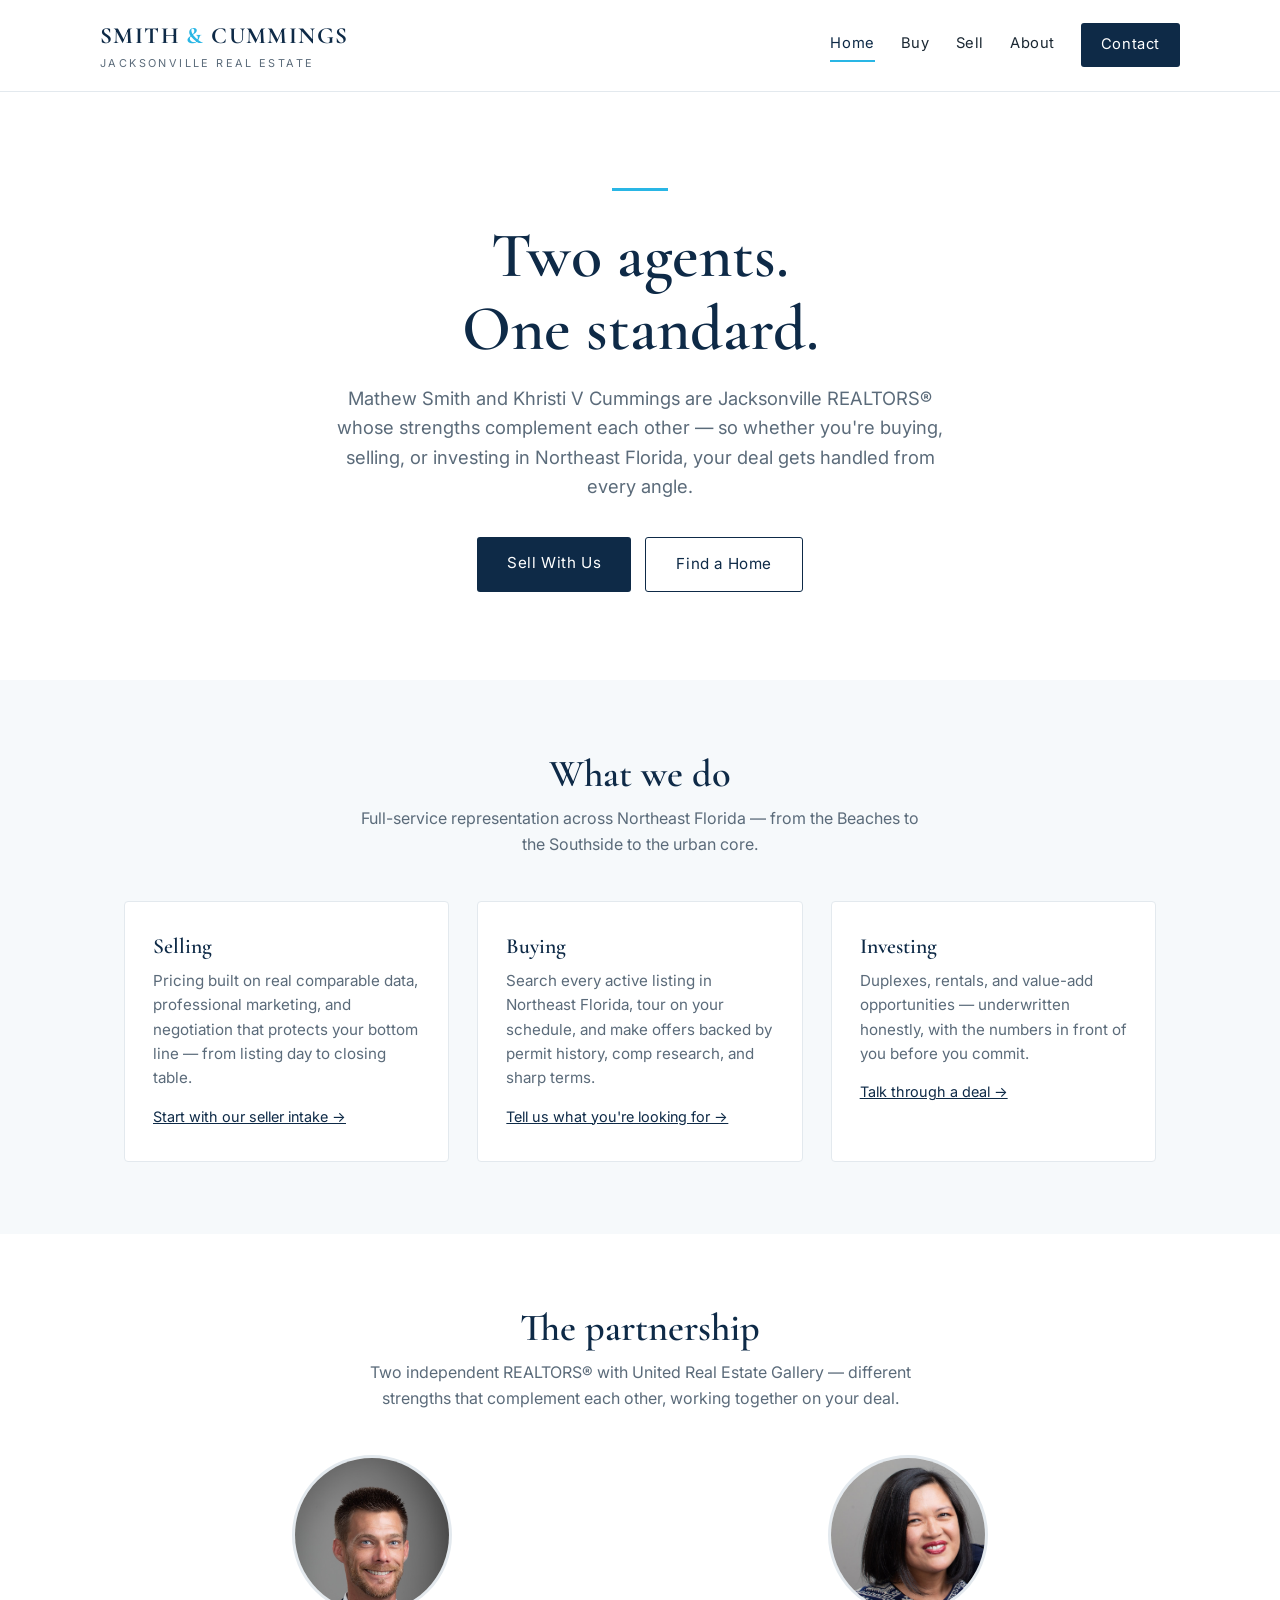
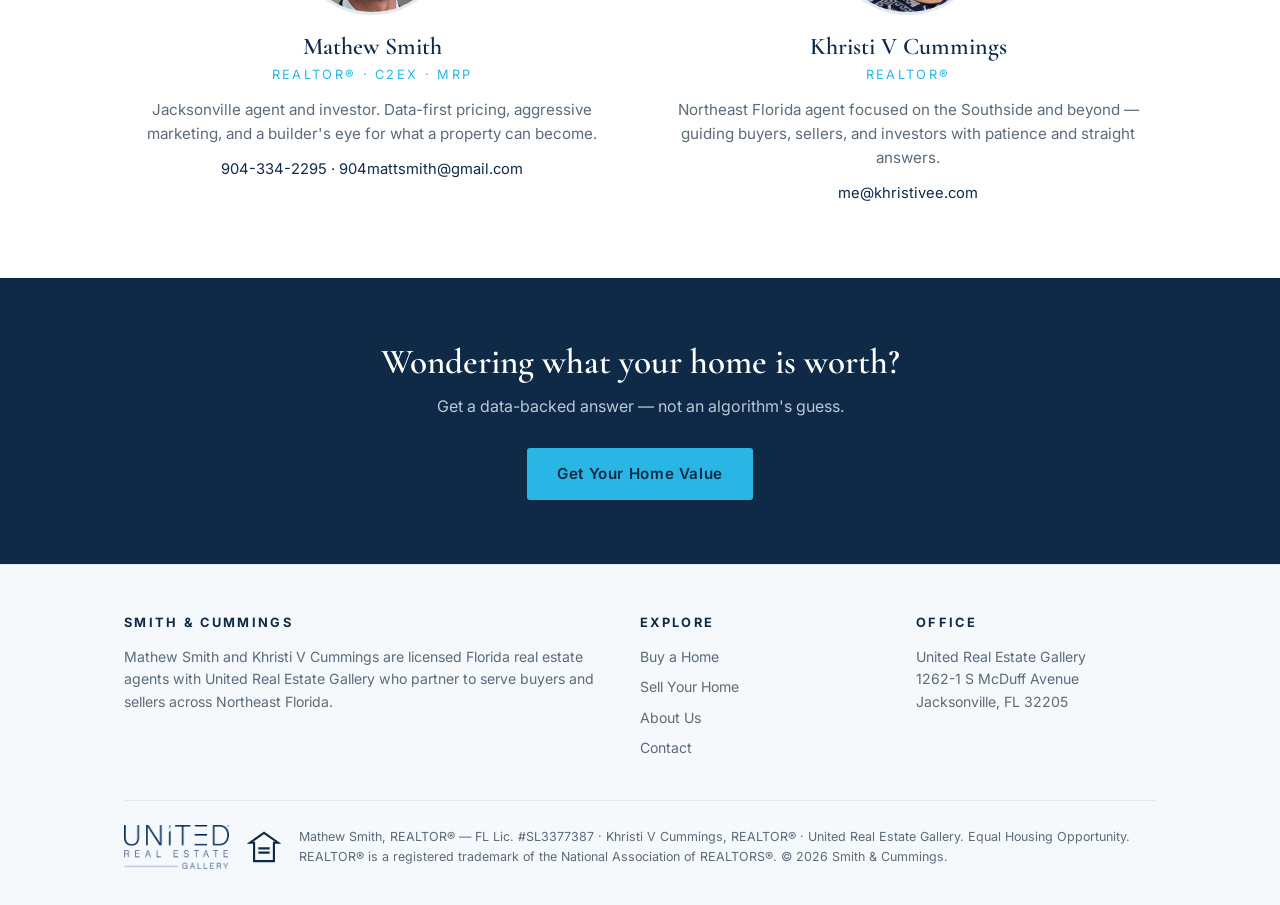
<file: index.html>
<!DOCTYPE html>
<html lang="en">
<head>
<meta charset="UTF-8">
<meta name="viewport" content="width=device-width, initial-scale=1.0">
<title>Smith &amp; Cummings — Jacksonville Real Estate | United Real Estate Gallery</title>
<meta name="description" content="Mathew Smith and Khristi V Cummings — two Jacksonville REALTORS® who partner to help you buy or sell across Northeast Florida. United Real Estate Gallery.">
<link rel="canonical" href="https://smithandcummings.com/">
<link rel="preconnect" href="https://fonts.googleapis.com">
<link rel="preconnect" href="https://fonts.gstatic.com" crossorigin>
<link href="https://fonts.googleapis.com/css2?family=Cormorant+Garamond:wght@600;700&family=Inter:wght@400;600&display=swap" rel="stylesheet">
<link rel="stylesheet" href="styles.css">
<script type="application/ld+json">
{
  "@context": "https://schema.org",
  "@graph": [
    {
      "@type": "RealEstateAgent",
      "name": "Mathew Smith, REALTOR®",
      "url": "https://smithandcummings.com/",
      "telephone": "+19043342295",
      "email": "904mattsmith@gmail.com",
      "worksFor": { "@type": "Organization", "name": "United Real Estate Gallery" },
      "address": { "@type": "PostalAddress", "streetAddress": "1262-1 S McDuff Avenue", "addressLocality": "Jacksonville", "addressRegion": "FL", "postalCode": "32205", "addressCountry": "US" },
      "areaServed": "Northeast Florida"
    },
    {
      "@type": "RealEstateAgent",
      "name": "Khristi V Cummings, REALTOR®",
      "url": "https://smithandcummings.com/",
      "email": "me@khristivee.com",
      "worksFor": { "@type": "Organization", "name": "United Real Estate Gallery" },
      "address": { "@type": "PostalAddress", "streetAddress": "1262-1 S McDuff Avenue", "addressLocality": "Jacksonville", "addressRegion": "FL", "postalCode": "32205", "addressCountry": "US" },
      "areaServed": "Northeast Florida"
    }
  ]
}
</script>
<!-- GA4 tag added at go-live -->
</head>
<body>

<header>
  <div class="wrap header-inner">
    <a class="brand" href="index.html">
      <div class="mark">SMITH <span>&amp;</span> CUMMINGS</div>
      <div class="sub">Jacksonville Real Estate</div>
    </a>
    <nav>
      <a href="index.html" class="active">Home</a>
      <a href="buyers.html">Buy</a>
      <a href="sellers.html">Sell</a>
      <a href="about.html">About</a>
      <a href="contact.html" class="cta">Contact</a>
    </nav>
  </div>
</header>

<section class="hero">
  <div class="wrap">
    <div class="rule"></div>
    <h1>Two agents.<br>One standard.</h1>
    <p class="lead">Mathew Smith and Khristi V Cummings are Jacksonville REALTORS® whose strengths complement each other — so whether you're buying, selling, or investing in Northeast Florida, your deal gets handled from every angle.</p>
    <div class="btn-row">
      <a class="btn primary" href="sellers.html">Sell With Us</a>
      <a class="btn ghost" href="buyers.html">Find a Home</a>
    </div>
  </div>
</section>

<section class="band soft">
  <div class="wrap">
    <div class="section-head">
      <h2>What we do</h2>
      <p>Full-service representation across Northeast Florida — from the Beaches to the Southside to the urban core.</p>
    </div>
    <div class="cols-3">
      <div class="card">
        <h3>Selling</h3>
        <p>Pricing built on real comparable data, professional marketing, and negotiation that protects your bottom line — from listing day to closing table.</p>
        <a class="more" href="sellers.html">Start with our seller intake →</a>
      </div>
      <div class="card">
        <h3>Buying</h3>
        <p>Search every active listing in Northeast Florida, tour on your schedule, and make offers backed by permit history, comp research, and sharp terms.</p>
        <a class="more" href="buyers.html">Tell us what you're looking for →</a>
      </div>
      <div class="card">
        <h3>Investing</h3>
        <p>Duplexes, rentals, and value-add opportunities — underwritten honestly, with the numbers in front of you before you commit.</p>
        <a class="more" href="contact.html">Talk through a deal →</a>
      </div>
    </div>
  </div>
</section>

<section class="band">
  <div class="wrap">
    <div class="section-head">
      <h2>The partnership</h2>
      <p>Two independent REALTORS® with United Real Estate Gallery — different strengths that complement each other, working together on your deal.</p>
    </div>
    <div class="cols-2">
      <div class="agent-card">
        <img class="photo" src="assets/mathew.jpg" alt="Mathew Smith, REALTOR®">
        <h3>Mathew Smith</h3>
        <div class="role">REALTOR® · C2EX · MRP</div>
        <p>Jacksonville agent and investor. Data-first pricing, aggressive marketing, and a builder's eye for what a property can become.</p>
        <div class="contact">
          <a href="tel:9043342295">904-334-2295</a> · <a href="mailto:904mattsmith@gmail.com">904mattsmith@gmail.com</a>
        </div>
      </div>
      <div class="agent-card">
        <img class="photo" src="assets/khristi.jpg" alt="Khristi V Cummings, REALTOR®">
        <h3>Khristi V Cummings</h3>
        <div class="role">REALTOR®</div>
        <p>Northeast Florida agent focused on the Southside and beyond — guiding buyers, sellers, and investors with patience and straight answers.</p>
        <div class="contact">
          <a href="mailto:me@khristivee.com">me@khristivee.com</a>
        </div>
      </div>
    </div>
  </div>
</section>

<section class="cta-band">
  <div class="wrap">
    <h2>Wondering what your home is worth?</h2>
    <p>Get a data-backed answer — not an algorithm's guess.</p>
    <a class="btn primary" href="https://instahomeprices.com" target="_blank" rel="noopener">Get Your Home Value</a>
  </div>
</section>

<footer>
  <div class="wrap">
    <div class="footer-grid">
      <div>
        <h4>Smith &amp; Cummings</h4>
        <p>Mathew Smith and Khristi V Cummings are licensed Florida real estate agents with United Real Estate Gallery who partner to serve buyers and sellers across Northeast Florida.</p>
      </div>
      <div>
        <h4>Explore</h4>
        <ul>
          <li><a href="buyers.html">Buy a Home</a></li>
          <li><a href="sellers.html">Sell Your Home</a></li>
          <li><a href="about.html">About Us</a></li>
          <li><a href="contact.html">Contact</a></li>
        </ul>
      </div>
      <div>
        <h4>Office</h4>
        <p>United Real Estate Gallery<br>1262-1 S McDuff Avenue<br>Jacksonville, FL 32205</p>
      </div>
    </div>
    <div class="footer-legal">
      <img class="uerg" src="assets/uerg.png" alt="United Real Estate Gallery">
      <svg class="eho" width="34" height="34" viewBox="0 0 24 24" fill="none" aria-label="Equal Housing Opportunity"><path d="M12 2L2 9h3v13h14V9h3L12 2z" stroke="#0E2A47" stroke-width="1.5" fill="none"/><path d="M8 13h8M8 16h8" stroke="#0E2A47" stroke-width="1.5"/></svg>
      <p>Mathew Smith, REALTOR® — FL Lic. #SL3377387 · Khristi V Cummings, REALTOR® · United Real Estate Gallery. Equal Housing Opportunity. REALTOR® is a registered trademark of the National Association of REALTORS®. © 2026 Smith &amp; Cummings.</p>
    </div>
  </div>
</footer>

</body>
</html>
</file>
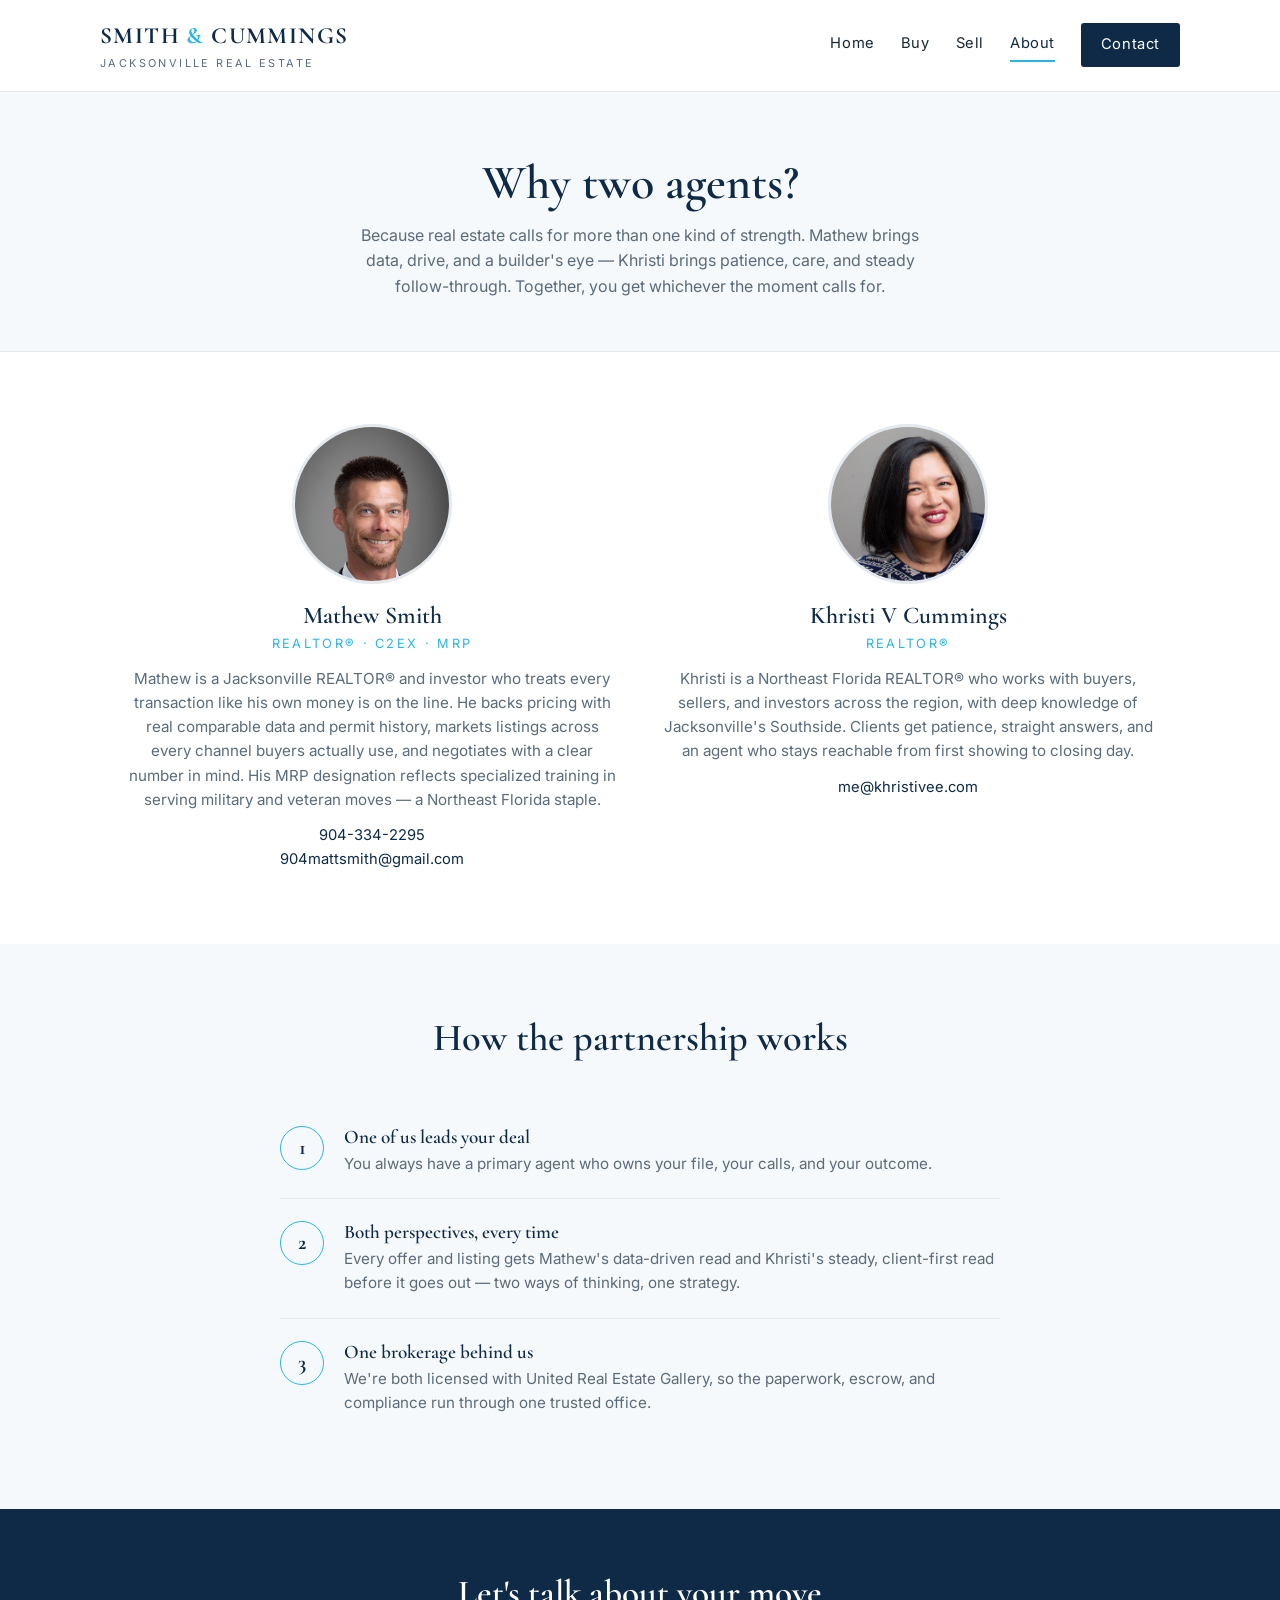
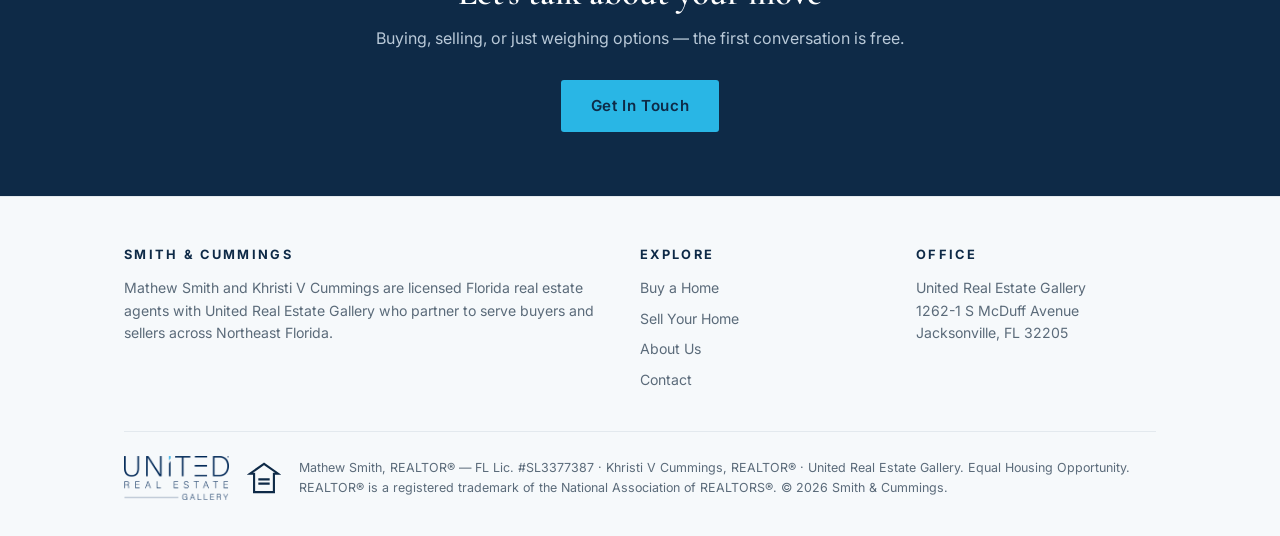
<file: about.html>
<!DOCTYPE html>
<html lang="en">
<head>
<meta charset="UTF-8">
<meta name="viewport" content="width=device-width, initial-scale=1.0">
<title>About — Smith &amp; Cummings | Jacksonville Real Estate</title>
<meta name="description" content="Meet Mathew Smith and Khristi V Cummings — two Jacksonville REALTORS® with United Real Estate Gallery who partner to serve Northeast Florida.">
<link rel="canonical" href="https://smithandcummings.com/about.html">
<link rel="preconnect" href="https://fonts.googleapis.com">
<link rel="preconnect" href="https://fonts.gstatic.com" crossorigin>
<link href="https://fonts.googleapis.com/css2?family=Cormorant+Garamond:wght@600;700&family=Inter:wght@400;600&display=swap" rel="stylesheet">
<link rel="stylesheet" href="styles.css">
<!-- GA4 tag added at go-live -->
</head>
<body>

<header>
  <div class="wrap header-inner">
    <a class="brand" href="index.html">
      <div class="mark">SMITH <span>&amp;</span> CUMMINGS</div>
      <div class="sub">Jacksonville Real Estate</div>
    </a>
    <nav>
      <a href="index.html">Home</a>
      <a href="buyers.html">Buy</a>
      <a href="sellers.html">Sell</a>
      <a href="about.html" class="active">About</a>
      <a href="contact.html" class="cta">Contact</a>
    </nav>
  </div>
</header>

<section class="page-hero">
  <div class="wrap">
    <h1>Why two agents?</h1>
    <p>Because real estate calls for more than one kind of strength. Mathew brings data, drive, and a builder's eye — Khristi brings patience, care, and steady follow-through. Together, you get whichever the moment calls for.</p>
  </div>
</section>

<section class="band">
  <div class="wrap">
    <div class="cols-2">
      <div class="agent-card">
        <img class="photo" src="assets/mathew.jpg" alt="Mathew Smith, REALTOR®">
        <h3>Mathew Smith</h3>
        <div class="role">REALTOR® · C2EX · MRP</div>
        <p>Mathew is a Jacksonville REALTOR® and investor who treats every transaction like his own money is on the line. He backs pricing with real comparable data and permit history, markets listings across every channel buyers actually use, and negotiates with a clear number in mind. His MRP designation reflects specialized training in serving military and veteran moves — a Northeast Florida staple.</p>
        <div class="contact">
          <a href="tel:9043342295">904-334-2295</a><br>
          <a href="mailto:904mattsmith@gmail.com">904mattsmith@gmail.com</a>
        </div>
      </div>
      <div class="agent-card">
        <img class="photo" src="assets/khristi.jpg" alt="Khristi V Cummings, REALTOR®">
        <h3>Khristi V Cummings</h3>
        <div class="role">REALTOR®</div>
        <p>Khristi is a Northeast Florida REALTOR® who works with buyers, sellers, and investors across the region, with deep knowledge of Jacksonville's Southside. Clients get patience, straight answers, and an agent who stays reachable from first showing to closing day.</p>
        <div class="contact">
          <a href="mailto:me@khristivee.com">me@khristivee.com</a>
        </div>
      </div>
    </div>
  </div>
</section>

<section class="band soft">
  <div class="wrap">
    <div class="section-head">
      <h2>How the partnership works</h2>
    </div>
    <div class="steps">
      <div class="step">
        <div class="num"></div>
        <div>
          <h3>One of us leads your deal</h3>
          <p>You always have a primary agent who owns your file, your calls, and your outcome.</p>
        </div>
      </div>
      <div class="step">
        <div class="num"></div>
        <div>
          <h3>Both perspectives, every time</h3>
          <p>Every offer and listing gets Mathew's data-driven read and Khristi's steady, client-first read before it goes out — two ways of thinking, one strategy.</p>
        </div>
      </div>
      <div class="step">
        <div class="num"></div>
        <div>
          <h3>One brokerage behind us</h3>
          <p>We're both licensed with United Real Estate Gallery, so the paperwork, escrow, and compliance run through one trusted office.</p>
        </div>
      </div>
    </div>
  </div>
</section>

<section class="cta-band">
  <div class="wrap">
    <h2>Let's talk about your move</h2>
    <p>Buying, selling, or just weighing options — the first conversation is free.</p>
    <a class="btn primary" href="contact.html">Get In Touch</a>
  </div>
</section>

<footer>
  <div class="wrap">
    <div class="footer-grid">
      <div>
        <h4>Smith &amp; Cummings</h4>
        <p>Mathew Smith and Khristi V Cummings are licensed Florida real estate agents with United Real Estate Gallery who partner to serve buyers and sellers across Northeast Florida.</p>
      </div>
      <div>
        <h4>Explore</h4>
        <ul>
          <li><a href="buyers.html">Buy a Home</a></li>
          <li><a href="sellers.html">Sell Your Home</a></li>
          <li><a href="about.html">About Us</a></li>
          <li><a href="contact.html">Contact</a></li>
        </ul>
      </div>
      <div>
        <h4>Office</h4>
        <p>United Real Estate Gallery<br>1262-1 S McDuff Avenue<br>Jacksonville, FL 32205</p>
      </div>
    </div>
    <div class="footer-legal">
      <img class="uerg" src="assets/uerg.png" alt="United Real Estate Gallery">
      <svg class="eho" width="34" height="34" viewBox="0 0 24 24" fill="none" aria-label="Equal Housing Opportunity"><path d="M12 2L2 9h3v13h14V9h3L12 2z" stroke="#0E2A47" stroke-width="1.5" fill="none"/><path d="M8 13h8M8 16h8" stroke="#0E2A47" stroke-width="1.5"/></svg>
      <p>Mathew Smith, REALTOR® — FL Lic. #SL3377387 · Khristi V Cummings, REALTOR® · United Real Estate Gallery. Equal Housing Opportunity. REALTOR® is a registered trademark of the National Association of REALTORS®. © 2026 Smith &amp; Cummings.</p>
    </div>
  </div>
</footer>

</body>
</html>
</file>
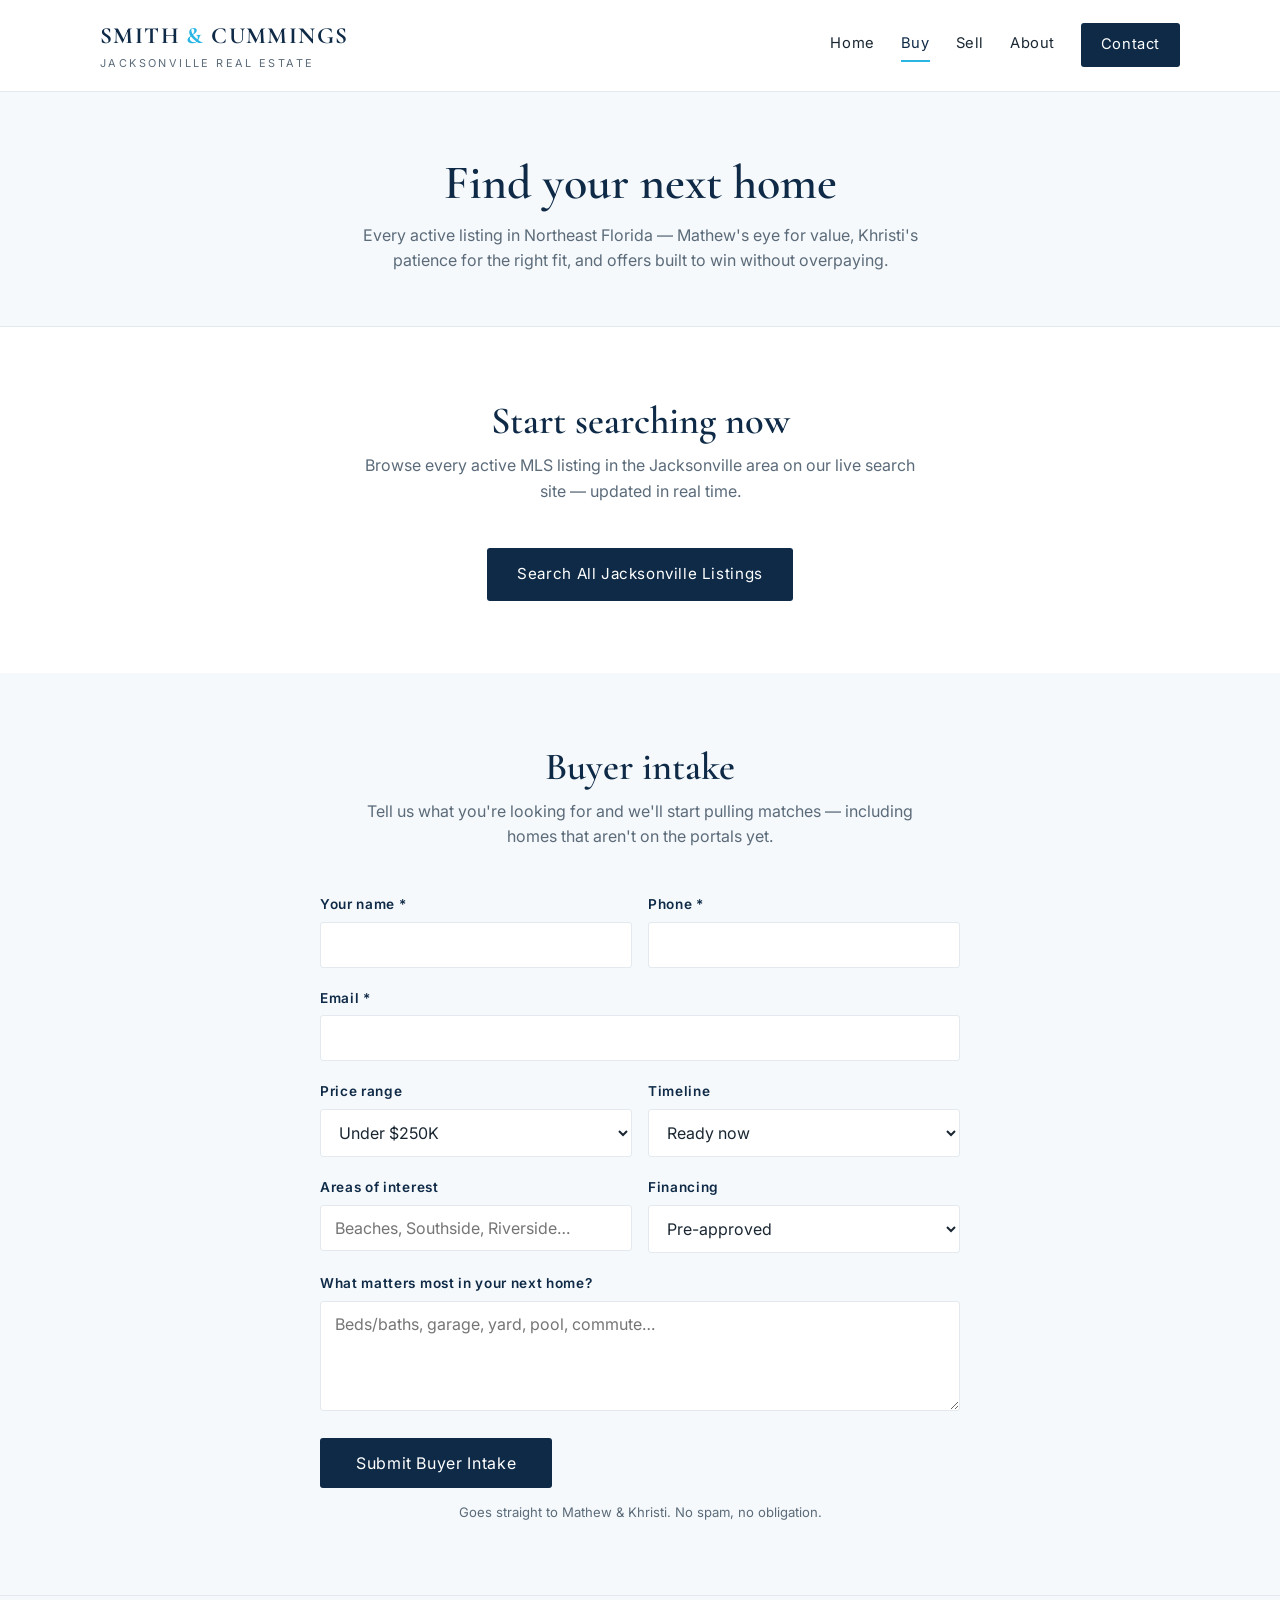
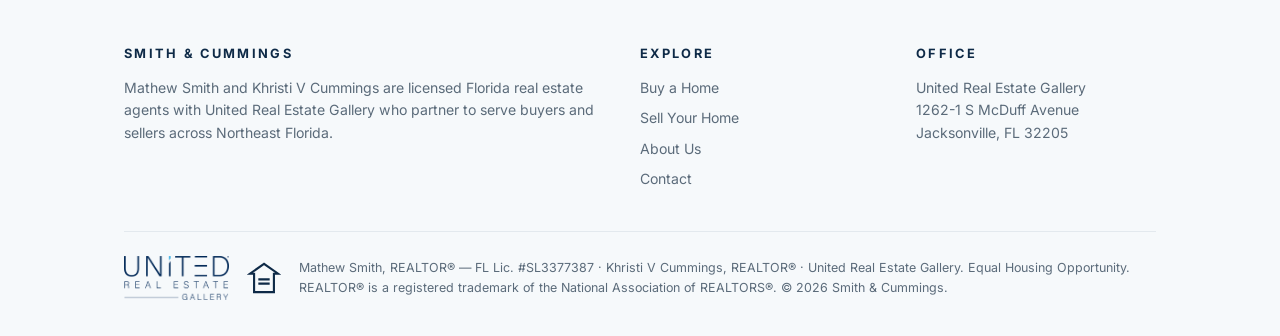
<file: buyers.html>
<!DOCTYPE html>
<html lang="en">
<head>
<meta charset="UTF-8">
<meta name="viewport" content="width=device-width, initial-scale=1.0">
<title>Buy a Home — Smith &amp; Cummings | Jacksonville Real Estate</title>
<meta name="description" content="Buy your next home in Northeast Florida with Mathew Smith and Khristi V Cummings, REALTORS® with United Real Estate Gallery.">
<link rel="canonical" href="https://smithandcummings.com/buyers.html">
<link rel="preconnect" href="https://fonts.googleapis.com">
<link rel="preconnect" href="https://fonts.gstatic.com" crossorigin>
<link href="https://fonts.googleapis.com/css2?family=Cormorant+Garamond:wght@600;700&family=Inter:wght@400;600&display=swap" rel="stylesheet">
<link rel="stylesheet" href="styles.css">
<!-- GA4 tag added at go-live -->
</head>
<body>

<header>
  <div class="wrap header-inner">
    <a class="brand" href="index.html">
      <div class="mark">SMITH <span>&amp;</span> CUMMINGS</div>
      <div class="sub">Jacksonville Real Estate</div>
    </a>
    <nav>
      <a href="index.html">Home</a>
      <a href="buyers.html" class="active">Buy</a>
      <a href="sellers.html">Sell</a>
      <a href="about.html">About</a>
      <a href="contact.html" class="cta">Contact</a>
    </nav>
  </div>
</header>

<section class="page-hero">
  <div class="wrap">
    <h1>Find your next home</h1>
    <p>Every active listing in Northeast Florida — Mathew's eye for value, Khristi's patience for the right fit, and offers built to win without overpaying.</p>
  </div>
</section>

<section class="band">
  <div class="wrap">
    <div class="section-head">
      <h2>Start searching now</h2>
      <p>Browse every active MLS listing in the Jacksonville area on our live search site — updated in real time.</p>
    </div>
    <div class="btn-row">
      <a class="btn primary" href="https://mathewsmith.propertyinjax.com" target="_blank" rel="noopener">Search All Jacksonville Listings</a>
    </div>
  </div>
</section>

<section class="band soft" id="intake">
  <div class="wrap">
    <div class="section-head">
      <h2>Buyer intake</h2>
      <p>Tell us what you're looking for and we'll start pulling matches — including homes that aren't on the portals yet.</p>
    </div>
    <form class="intake" action="https://api.web3forms.com/submit" method="POST">
      <input type="hidden" name="access_key" value="a67a24a9-44e8-475d-8240-e3a9df61dd03">
      <input type="hidden" name="subject" value="Buyer Intake — smithandcummings.com">
      <input type="hidden" name="from_name" value="Smith & Cummings Website">
      <input type="hidden" name="redirect" value="https://smithandcummings.com/thanks.html">
      <input type="checkbox" name="botcheck" style="display:none" tabindex="-1" autocomplete="off">
      <div class="field-row">
        <div class="field">
          <label for="b-name">Your name *</label>
          <input id="b-name" type="text" name="name" required>
        </div>
        <div class="field">
          <label for="b-phone">Phone *</label>
          <input id="b-phone" type="tel" name="phone" required>
        </div>
      </div>
      <div class="field">
        <label for="b-email">Email *</label>
        <input id="b-email" type="email" name="email" required>
      </div>
      <div class="field-row">
        <div class="field">
          <label for="b-price">Price range</label>
          <select id="b-price" name="price_range">
            <option>Under $250K</option>
            <option>$250K–$400K</option>
            <option>$400K–$600K</option>
            <option>$600K–$1M</option>
            <option>$1M+</option>
          </select>
        </div>
        <div class="field">
          <label for="b-timeline">Timeline</label>
          <select id="b-timeline" name="timeline">
            <option>Ready now</option>
            <option>1–3 months</option>
            <option>3–6 months</option>
            <option>Just looking</option>
          </select>
        </div>
      </div>
      <div class="field-row">
        <div class="field">
          <label for="b-areas">Areas of interest</label>
          <input id="b-areas" type="text" name="areas" placeholder="Beaches, Southside, Riverside…">
        </div>
        <div class="field">
          <label for="b-financing">Financing</label>
          <select id="b-financing" name="financing">
            <option>Pre-approved</option>
            <option>Need a lender</option>
            <option>Cash</option>
            <option>Not sure yet</option>
          </select>
        </div>
      </div>
      <div class="field">
        <label for="b-notes">What matters most in your next home?</label>
        <textarea id="b-notes" name="notes" placeholder="Beds/baths, garage, yard, pool, commute…"></textarea>
      </div>
      <div class="h-captcha" data-captcha="true" style="margin:4px 0 12px"></div>
      <button type="submit">Submit Buyer Intake</button>
      <p class="form-note">Goes straight to Mathew &amp; Khristi. No spam, no obligation.</p>
    </form>
  </div>
</section>

<footer>
  <div class="wrap">
    <div class="footer-grid">
      <div>
        <h4>Smith &amp; Cummings</h4>
        <p>Mathew Smith and Khristi V Cummings are licensed Florida real estate agents with United Real Estate Gallery who partner to serve buyers and sellers across Northeast Florida.</p>
      </div>
      <div>
        <h4>Explore</h4>
        <ul>
          <li><a href="buyers.html">Buy a Home</a></li>
          <li><a href="sellers.html">Sell Your Home</a></li>
          <li><a href="about.html">About Us</a></li>
          <li><a href="contact.html">Contact</a></li>
        </ul>
      </div>
      <div>
        <h4>Office</h4>
        <p>United Real Estate Gallery<br>1262-1 S McDuff Avenue<br>Jacksonville, FL 32205</p>
      </div>
    </div>
    <div class="footer-legal">
      <img class="uerg" src="assets/uerg.png" alt="United Real Estate Gallery">
      <svg class="eho" width="34" height="34" viewBox="0 0 24 24" fill="none" aria-label="Equal Housing Opportunity"><path d="M12 2L2 9h3v13h14V9h3L12 2z" stroke="#0E2A47" stroke-width="1.5" fill="none"/><path d="M8 13h8M8 16h8" stroke="#0E2A47" stroke-width="1.5"/></svg>
      <p>Mathew Smith, REALTOR® — FL Lic. #SL3377387 · Khristi V Cummings, REALTOR® · United Real Estate Gallery. Equal Housing Opportunity. REALTOR® is a registered trademark of the National Association of REALTORS®. © 2026 Smith &amp; Cummings.</p>
    </div>
  </div>
</footer>

<!-- Web3Forms hCaptcha (spam protection) -->
<script src="https://web3forms.com/client/script.js" async defer></script>
</body>
</html>
</file>
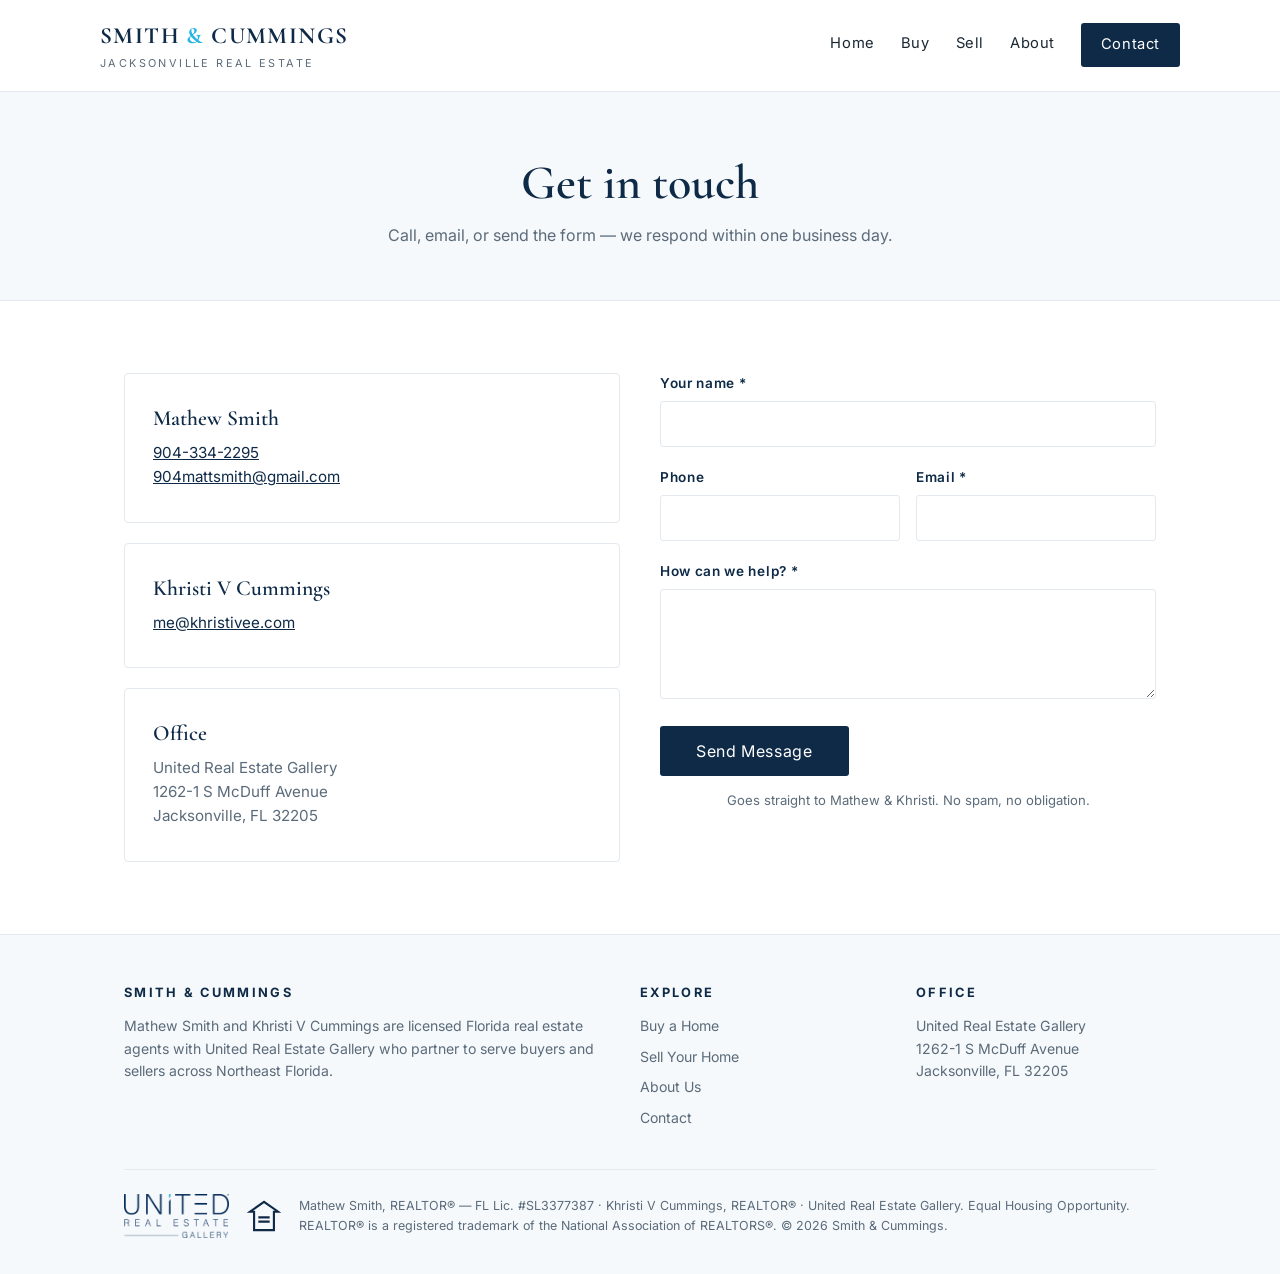
<file: contact.html>
<!DOCTYPE html>
<html lang="en">
<head>
<meta charset="UTF-8">
<meta name="viewport" content="width=device-width, initial-scale=1.0">
<title>Contact — Smith &amp; Cummings | Jacksonville Real Estate</title>
<meta name="description" content="Reach Mathew Smith and Khristi V Cummings, REALTORS® with United Real Estate Gallery in Jacksonville, Florida.">
<link rel="canonical" href="https://smithandcummings.com/contact.html">
<link rel="preconnect" href="https://fonts.googleapis.com">
<link rel="preconnect" href="https://fonts.gstatic.com" crossorigin>
<link href="https://fonts.googleapis.com/css2?family=Cormorant+Garamond:wght@600;700&family=Inter:wght@400;600&display=swap" rel="stylesheet">
<link rel="stylesheet" href="styles.css">
<!-- GA4 tag added at go-live -->
</head>
<body>

<header>
  <div class="wrap header-inner">
    <a class="brand" href="index.html">
      <div class="mark">SMITH <span>&amp;</span> CUMMINGS</div>
      <div class="sub">Jacksonville Real Estate</div>
    </a>
    <nav>
      <a href="index.html">Home</a>
      <a href="buyers.html">Buy</a>
      <a href="sellers.html">Sell</a>
      <a href="about.html">About</a>
      <a href="contact.html" class="cta active">Contact</a>
    </nav>
  </div>
</header>

<section class="page-hero">
  <div class="wrap">
    <h1>Get in touch</h1>
    <p>Call, email, or send the form — we respond within one business day.</p>
  </div>
</section>

<section class="band">
  <div class="wrap">
    <div class="cols-2">
      <div>
        <div class="card" style="margin-bottom:20px">
          <h3>Mathew Smith</h3>
          <p><a href="tel:9043342295">904-334-2295</a><br><a href="mailto:904mattsmith@gmail.com">904mattsmith@gmail.com</a></p>
        </div>
        <div class="card" style="margin-bottom:20px">
          <h3>Khristi V Cummings</h3>
          <p><a href="mailto:me@khristivee.com">me@khristivee.com</a></p>
        </div>
        <div class="card">
          <h3>Office</h3>
          <p>United Real Estate Gallery<br>1262-1 S McDuff Avenue<br>Jacksonville, FL 32205</p>
        </div>
      </div>
      <div>
        <form class="intake" action="https://api.web3forms.com/submit" method="POST">
          <input type="hidden" name="access_key" value="a67a24a9-44e8-475d-8240-e3a9df61dd03">
          <input type="hidden" name="subject" value="Contact — smithandcummings.com">
          <input type="hidden" name="from_name" value="Smith & Cummings Website">
          <input type="hidden" name="redirect" value="https://smithandcummings.com/thanks.html">
          <input type="checkbox" name="botcheck" style="display:none" tabindex="-1" autocomplete="off">
          <div class="field">
            <label for="c-name">Your name *</label>
            <input id="c-name" type="text" name="name" required>
          </div>
          <div class="field-row">
            <div class="field">
              <label for="c-phone">Phone</label>
              <input id="c-phone" type="tel" name="phone">
            </div>
            <div class="field">
              <label for="c-email">Email *</label>
              <input id="c-email" type="email" name="email" required>
            </div>
          </div>
          <div class="field">
            <label for="c-message">How can we help? *</label>
            <textarea id="c-message" name="message" required></textarea>
          </div>
          <div class="h-captcha" data-captcha="true" style="margin:4px 0 12px"></div>
          <button type="submit">Send Message</button>
          <p class="form-note">Goes straight to Mathew &amp; Khristi. No spam, no obligation.</p>
        </form>
      </div>
    </div>
  </div>
</section>

<footer>
  <div class="wrap">
    <div class="footer-grid">
      <div>
        <h4>Smith &amp; Cummings</h4>
        <p>Mathew Smith and Khristi V Cummings are licensed Florida real estate agents with United Real Estate Gallery who partner to serve buyers and sellers across Northeast Florida.</p>
      </div>
      <div>
        <h4>Explore</h4>
        <ul>
          <li><a href="buyers.html">Buy a Home</a></li>
          <li><a href="sellers.html">Sell Your Home</a></li>
          <li><a href="about.html">About Us</a></li>
          <li><a href="contact.html">Contact</a></li>
        </ul>
      </div>
      <div>
        <h4>Office</h4>
        <p>United Real Estate Gallery<br>1262-1 S McDuff Avenue<br>Jacksonville, FL 32205</p>
      </div>
    </div>
    <div class="footer-legal">
      <img class="uerg" src="assets/uerg.png" alt="United Real Estate Gallery">
      <svg class="eho" width="34" height="34" viewBox="0 0 24 24" fill="none" aria-label="Equal Housing Opportunity"><path d="M12 2L2 9h3v13h14V9h3L12 2z" stroke="#0E2A47" stroke-width="1.5" fill="none"/><path d="M8 13h8M8 16h8" stroke="#0E2A47" stroke-width="1.5"/></svg>
      <p>Mathew Smith, REALTOR® — FL Lic. #SL3377387 · Khristi V Cummings, REALTOR® · United Real Estate Gallery. Equal Housing Opportunity. REALTOR® is a registered trademark of the National Association of REALTORS®. © 2026 Smith &amp; Cummings.</p>
    </div>
  </div>
</footer>

<!-- Web3Forms hCaptcha (spam protection) -->
<script src="https://web3forms.com/client/script.js" async defer></script>
</body>
</html>
</file>
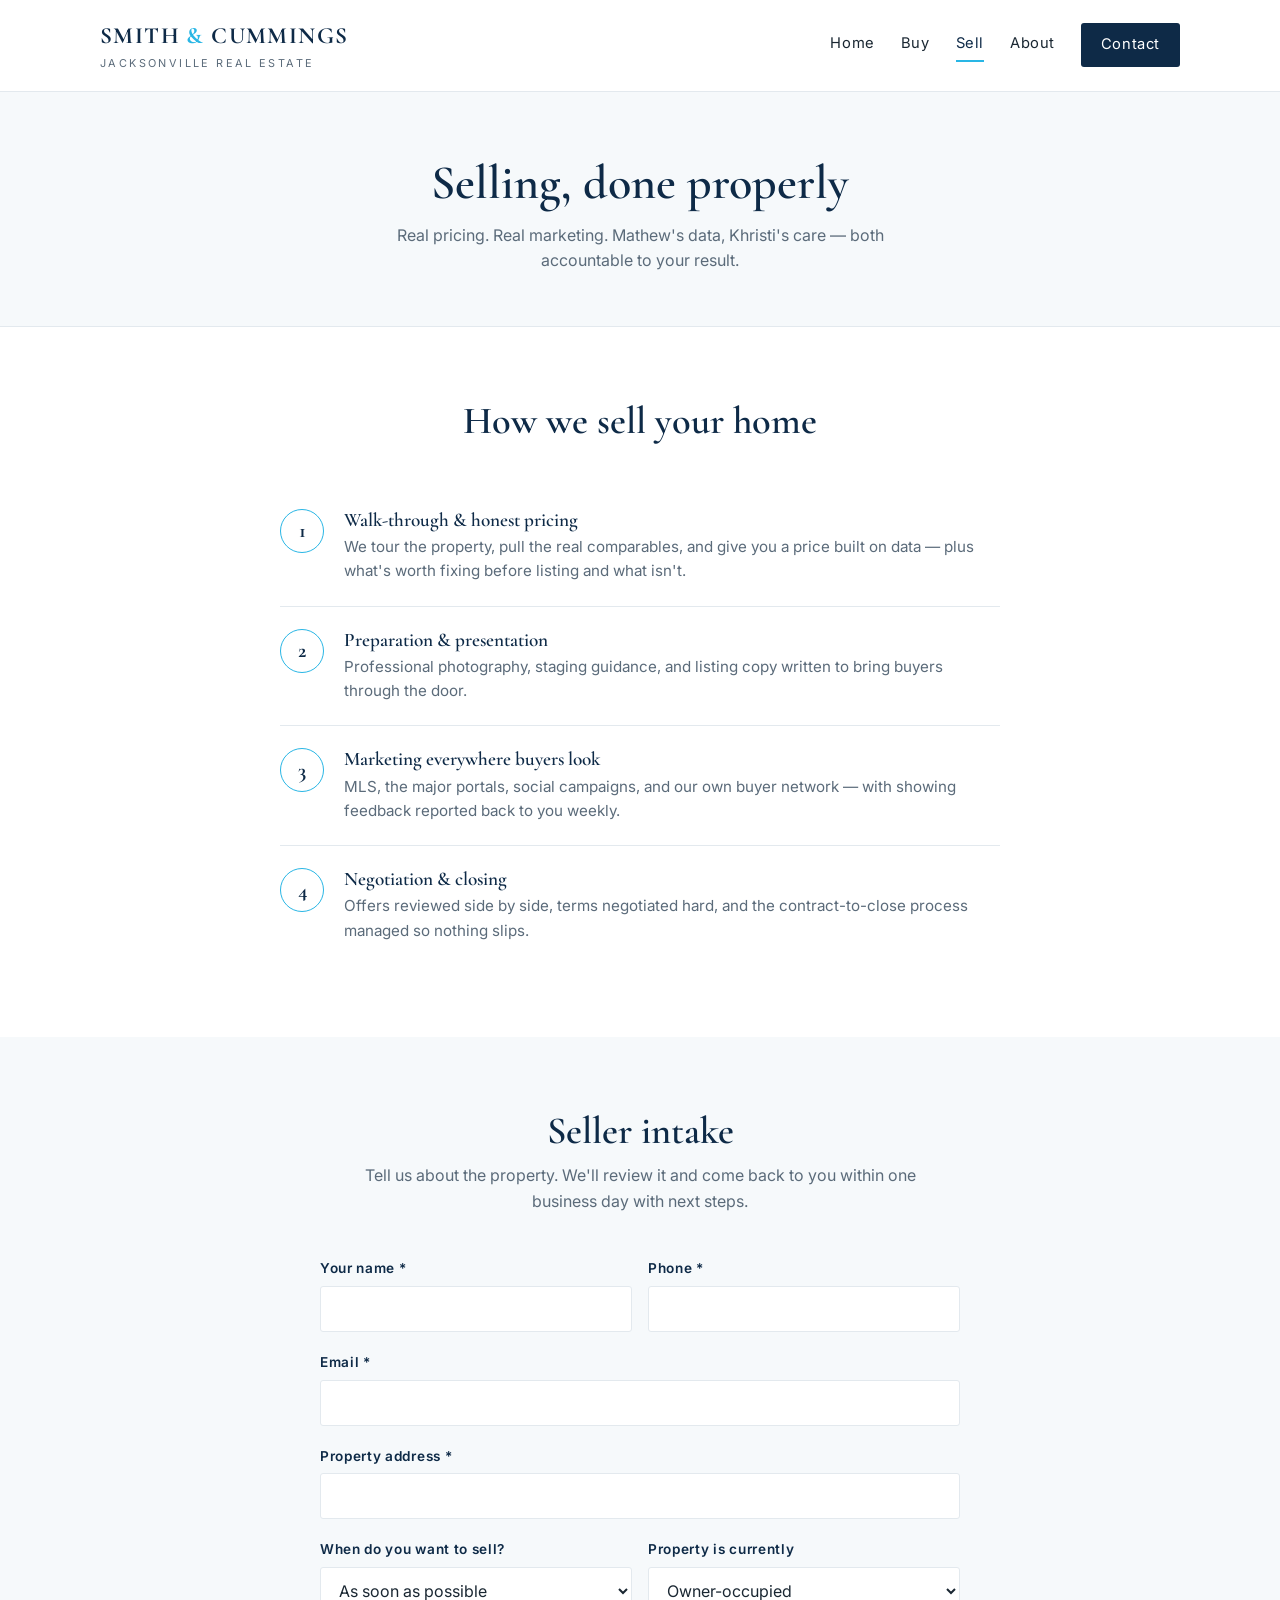
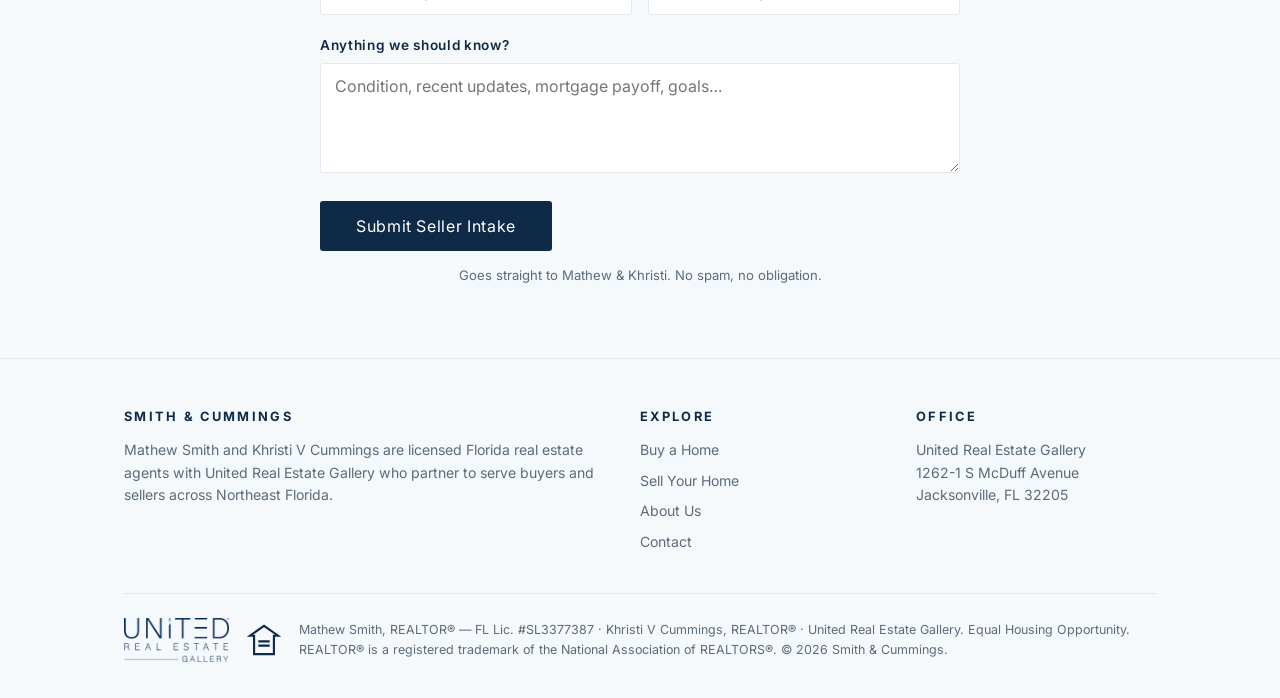
<file: sellers.html>
<!DOCTYPE html>
<html lang="en">
<head>
<meta charset="UTF-8">
<meta name="viewport" content="width=device-width, initial-scale=1.0">
<title>Sell Your Home — Smith &amp; Cummings | Jacksonville Real Estate</title>
<meta name="description" content="Sell your Northeast Florida home with Mathew Smith and Khristi V Cummings, REALTORS® with United Real Estate Gallery. Start with the seller intake form.">
<link rel="canonical" href="https://smithandcummings.com/sellers.html">
<link rel="preconnect" href="https://fonts.googleapis.com">
<link rel="preconnect" href="https://fonts.gstatic.com" crossorigin>
<link href="https://fonts.googleapis.com/css2?family=Cormorant+Garamond:wght@600;700&family=Inter:wght@400;600&display=swap" rel="stylesheet">
<link rel="stylesheet" href="styles.css">
<!-- GA4 tag added at go-live -->
</head>
<body>

<header>
  <div class="wrap header-inner">
    <a class="brand" href="index.html">
      <div class="mark">SMITH <span>&amp;</span> CUMMINGS</div>
      <div class="sub">Jacksonville Real Estate</div>
    </a>
    <nav>
      <a href="index.html">Home</a>
      <a href="buyers.html">Buy</a>
      <a href="sellers.html" class="active">Sell</a>
      <a href="about.html">About</a>
      <a href="contact.html" class="cta">Contact</a>
    </nav>
  </div>
</header>

<section class="page-hero">
  <div class="wrap">
    <h1>Selling, done properly</h1>
    <p>Real pricing. Real marketing. Mathew's data, Khristi's care — both accountable to your result.</p>
  </div>
</section>

<section class="band">
  <div class="wrap">
    <div class="section-head">
      <h2>How we sell your home</h2>
    </div>
    <div class="steps">
      <div class="step">
        <div class="num"></div>
        <div>
          <h3>Walk-through &amp; honest pricing</h3>
          <p>We tour the property, pull the real comparables, and give you a price built on data — plus what's worth fixing before listing and what isn't.</p>
        </div>
      </div>
      <div class="step">
        <div class="num"></div>
        <div>
          <h3>Preparation &amp; presentation</h3>
          <p>Professional photography, staging guidance, and listing copy written to bring buyers through the door.</p>
        </div>
      </div>
      <div class="step">
        <div class="num"></div>
        <div>
          <h3>Marketing everywhere buyers look</h3>
          <p>MLS, the major portals, social campaigns, and our own buyer network — with showing feedback reported back to you weekly.</p>
        </div>
      </div>
      <div class="step">
        <div class="num"></div>
        <div>
          <h3>Negotiation &amp; closing</h3>
          <p>Offers reviewed side by side, terms negotiated hard, and the contract-to-close process managed so nothing slips.</p>
        </div>
      </div>
    </div>
  </div>
</section>

<section class="band soft" id="intake">
  <div class="wrap">
    <div class="section-head">
      <h2>Seller intake</h2>
      <p>Tell us about the property. We'll review it and come back to you within one business day with next steps.</p>
    </div>
    <form class="intake" action="https://api.web3forms.com/submit" method="POST">
      <input type="hidden" name="access_key" value="a67a24a9-44e8-475d-8240-e3a9df61dd03">
      <input type="hidden" name="subject" value="Seller Intake — smithandcummings.com">
      <input type="hidden" name="from_name" value="Smith & Cummings Website">
      <input type="hidden" name="redirect" value="https://smithandcummings.com/thanks.html">
      <input type="checkbox" name="botcheck" style="display:none" tabindex="-1" autocomplete="off">
      <div class="field-row">
        <div class="field">
          <label for="s-name">Your name *</label>
          <input id="s-name" type="text" name="name" required>
        </div>
        <div class="field">
          <label for="s-phone">Phone *</label>
          <input id="s-phone" type="tel" name="phone" required>
        </div>
      </div>
      <div class="field">
        <label for="s-email">Email *</label>
        <input id="s-email" type="email" name="email" required>
      </div>
      <div class="field">
        <label for="s-address">Property address *</label>
        <input id="s-address" type="text" name="property_address" required>
      </div>
      <div class="field-row">
        <div class="field">
          <label for="s-timeline">When do you want to sell?</label>
          <select id="s-timeline" name="timeline">
            <option>As soon as possible</option>
            <option>1–3 months</option>
            <option>3–6 months</option>
            <option>Just exploring</option>
          </select>
        </div>
        <div class="field">
          <label for="s-occupied">Property is currently</label>
          <select id="s-occupied" name="occupancy">
            <option>Owner-occupied</option>
            <option>Tenant-occupied</option>
            <option>Vacant</option>
          </select>
        </div>
      </div>
      <div class="field">
        <label for="s-notes">Anything we should know?</label>
        <textarea id="s-notes" name="notes" placeholder="Condition, recent updates, mortgage payoff, goals…"></textarea>
      </div>
      <div class="h-captcha" data-captcha="true" style="margin:4px 0 12px"></div>
      <button type="submit">Submit Seller Intake</button>
      <p class="form-note">Goes straight to Mathew &amp; Khristi. No spam, no obligation.</p>
    </form>
  </div>
</section>

<footer>
  <div class="wrap">
    <div class="footer-grid">
      <div>
        <h4>Smith &amp; Cummings</h4>
        <p>Mathew Smith and Khristi V Cummings are licensed Florida real estate agents with United Real Estate Gallery who partner to serve buyers and sellers across Northeast Florida.</p>
      </div>
      <div>
        <h4>Explore</h4>
        <ul>
          <li><a href="buyers.html">Buy a Home</a></li>
          <li><a href="sellers.html">Sell Your Home</a></li>
          <li><a href="about.html">About Us</a></li>
          <li><a href="contact.html">Contact</a></li>
        </ul>
      </div>
      <div>
        <h4>Office</h4>
        <p>United Real Estate Gallery<br>1262-1 S McDuff Avenue<br>Jacksonville, FL 32205</p>
      </div>
    </div>
    <div class="footer-legal">
      <img class="uerg" src="assets/uerg.png" alt="United Real Estate Gallery">
      <svg class="eho" width="34" height="34" viewBox="0 0 24 24" fill="none" aria-label="Equal Housing Opportunity"><path d="M12 2L2 9h3v13h14V9h3L12 2z" stroke="#0E2A47" stroke-width="1.5" fill="none"/><path d="M8 13h8M8 16h8" stroke="#0E2A47" stroke-width="1.5"/></svg>
      <p>Mathew Smith, REALTOR® — FL Lic. #SL3377387 · Khristi V Cummings, REALTOR® · United Real Estate Gallery. Equal Housing Opportunity. REALTOR® is a registered trademark of the National Association of REALTORS®. © 2026 Smith &amp; Cummings.</p>
    </div>
  </div>
</footer>

<!-- Web3Forms hCaptcha (spam protection) -->
<script src="https://web3forms.com/client/script.js" async defer></script>
</body>
</html>
</file>
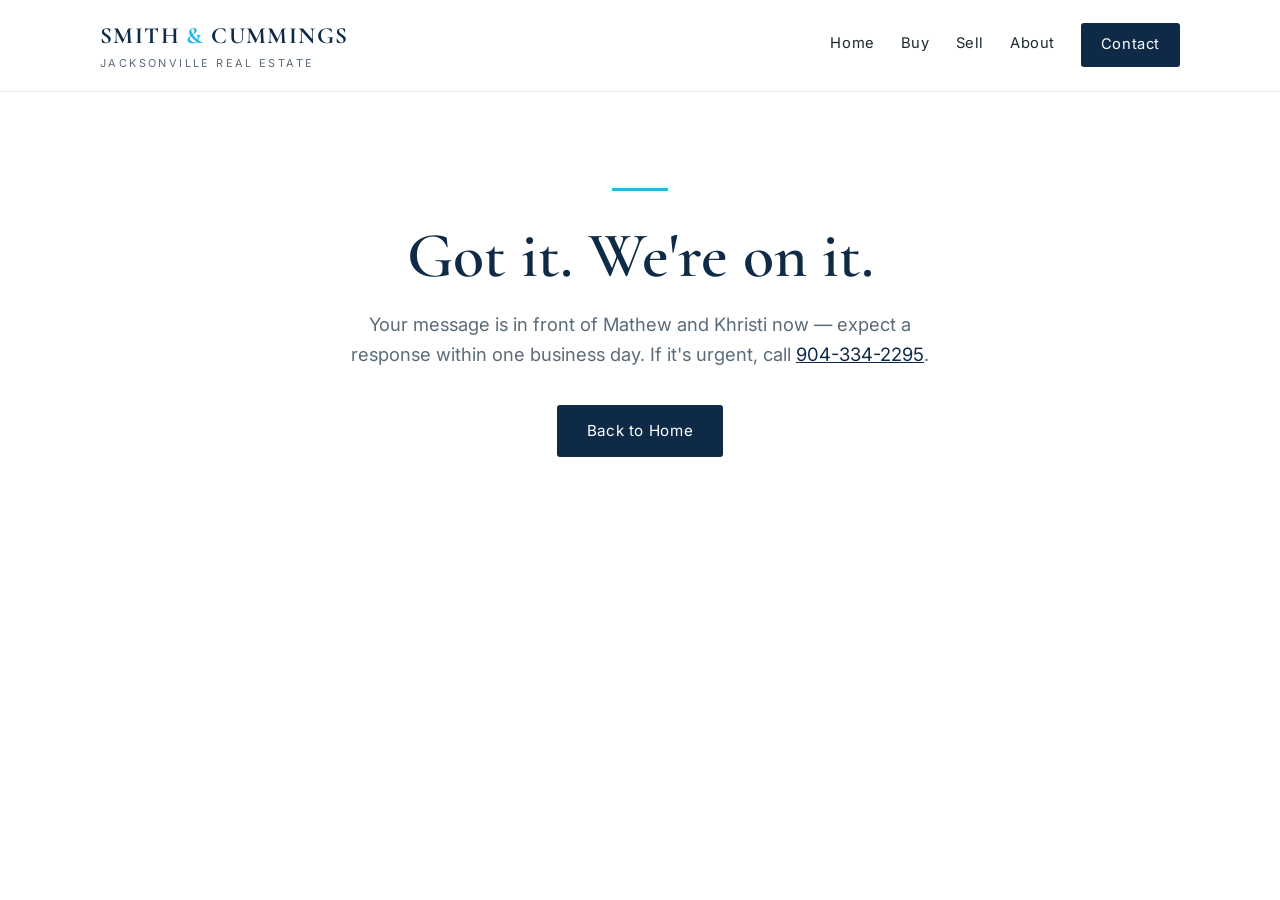
<file: thanks.html>
<!DOCTYPE html>
<html lang="en">
<head>
<meta charset="UTF-8">
<meta name="viewport" content="width=device-width, initial-scale=1.0">
<title>Thank You — Smith &amp; Cummings</title>
<meta name="robots" content="noindex">
<link rel="preconnect" href="https://fonts.googleapis.com">
<link rel="preconnect" href="https://fonts.gstatic.com" crossorigin>
<link href="https://fonts.googleapis.com/css2?family=Cormorant+Garamond:wght@600;700&family=Inter:wght@400;600&display=swap" rel="stylesheet">
<link rel="stylesheet" href="styles.css">
</head>
<body>

<header>
  <div class="wrap header-inner">
    <a class="brand" href="index.html">
      <div class="mark">SMITH <span>&amp;</span> CUMMINGS</div>
      <div class="sub">Jacksonville Real Estate</div>
    </a>
    <nav>
      <a href="index.html">Home</a>
      <a href="buyers.html">Buy</a>
      <a href="sellers.html">Sell</a>
      <a href="about.html">About</a>
      <a href="contact.html" class="cta">Contact</a>
    </nav>
  </div>
</header>

<section class="hero">
  <div class="wrap">
    <div class="rule"></div>
    <h1>Got it. We're on it.</h1>
    <p class="lead">Your message is in front of Mathew and Khristi now — expect a response within one business day. If it's urgent, call <a href="tel:9043342295">904-334-2295</a>.</p>
    <div class="btn-row">
      <a class="btn primary" href="index.html">Back to Home</a>
    </div>
  </div>
</section>

</body>
</html>
</file>
<file: styles.css>
/* Smith & Cummings — smithandcummings.com
   Brand: navy #0E2A47 · cyan #29B6E5 · white. Restraint: serif display, clean sans body. */

:root {
  --navy: #0E2A47;
  --cyan: #29B6E5;
  --ink: #1a2732;
  --muted: #5b6b7a;
  --line: #e3e9ee;
  --bg: #ffffff;
  --bg-soft: #f6f9fb;
}

* { margin: 0; padding: 0; box-sizing: border-box; }

body {
  font-family: 'Inter', -apple-system, BlinkMacSystemFont, 'Segoe UI', sans-serif;
  color: var(--ink);
  background: var(--bg);
  line-height: 1.6;
  -webkit-font-smoothing: antialiased;
}

h1, h2, h3, .serif {
  font-family: 'Cormorant Garamond', Georgia, serif;
  color: var(--navy);
  font-weight: 600;
  line-height: 1.15;
}

img { max-width: 100%; display: block; }
a { color: var(--navy); }

.wrap { max-width: 1080px; margin: 0 auto; padding: 0 24px; }

/* Header */
header {
  border-bottom: 1px solid var(--line);
  background: var(--bg);
  position: sticky; top: 0; z-index: 50;
}
.header-inner {
  display: flex; align-items: center; justify-content: space-between;
  padding: 18px 0;
}
.brand { text-decoration: none; }
.brand .mark {
  font-family: 'Cormorant Garamond', Georgia, serif;
  font-size: 1.45rem; letter-spacing: 0.06em; color: var(--navy);
  font-weight: 700;
}
.brand .mark span { color: var(--cyan); }
.brand .sub {
  font-size: 0.68rem; letter-spacing: 0.22em; text-transform: uppercase;
  color: var(--muted);
}
nav { display: flex; gap: 26px; align-items: center; }
nav a {
  text-decoration: none; color: var(--ink); font-size: 0.92rem;
  letter-spacing: 0.04em; padding: 4px 0;
  border-bottom: 2px solid transparent;
}
nav a:hover, nav a.active { color: var(--navy); border-bottom-color: var(--cyan); }
nav a.cta {
  background: var(--navy); color: #fff; padding: 10px 20px; border-radius: 3px;
  border-bottom: none;
}
nav a.cta:hover { background: #16395c; }

/* Hero */
.hero { padding: 96px 0 88px; text-align: center; }
.hero .rule {
  width: 56px; height: 3px; background: var(--cyan); margin: 0 auto 28px;
}
.hero h1 { font-size: clamp(2.4rem, 6vw, 4rem); margin-bottom: 18px; }
.hero p.lead {
  font-size: 1.15rem; color: var(--muted); max-width: 620px; margin: 0 auto 36px;
}
.btn-row { display: flex; gap: 14px; justify-content: center; flex-wrap: wrap; }
.btn {
  display: inline-block; text-decoration: none; font-size: 0.95rem;
  padding: 14px 30px; border-radius: 3px; letter-spacing: 0.04em;
}
.btn.primary { background: var(--navy); color: #fff; }
.btn.primary:hover { background: #16395c; }
.btn.ghost { border: 1px solid var(--navy); color: var(--navy); }
.btn.ghost:hover { background: var(--bg-soft); }

/* Sections */
section.band { padding: 72px 0; }
section.band.soft { background: var(--bg-soft); }
.section-head { text-align: center; margin-bottom: 44px; }
.section-head h2 { font-size: clamp(1.7rem, 4vw, 2.4rem); margin-bottom: 10px; }
.section-head p { color: var(--muted); max-width: 560px; margin: 0 auto; }

.cols-3 { display: grid; grid-template-columns: repeat(3, 1fr); gap: 28px; }
.cols-2 { display: grid; grid-template-columns: repeat(2, 1fr); gap: 40px; }
@media (max-width: 800px) { .cols-3, .cols-2 { grid-template-columns: 1fr; } }

.card {
  background: #fff; border: 1px solid var(--line); border-radius: 4px;
  padding: 32px 28px;
}
.card h3 { font-size: 1.35rem; margin-bottom: 10px; }
.card p { color: var(--muted); font-size: 0.95rem; }
.card .more { display: inline-block; margin-top: 14px; color: var(--navy); font-size: 0.9rem; }

/* Agent cards */
.agent-card { text-align: center; }
.agent-card .photo {
  width: 160px; height: 160px; border-radius: 50%; object-fit: cover;
  object-position: top; margin: 0 auto 18px; border: 3px solid var(--line);
}
.agent-card h3 { font-size: 1.5rem; }
.agent-card .role { color: var(--cyan); font-size: 0.8rem; letter-spacing: 0.18em; text-transform: uppercase; margin: 4px 0 12px; }
.agent-card p { color: var(--muted); font-size: 0.95rem; }
.agent-card .contact { margin-top: 12px; font-size: 0.92rem; }
.agent-card .contact a { text-decoration: none; }

/* Forms */
form.intake { max-width: 640px; margin: 0 auto; }
.field { margin-bottom: 20px; }
.field label {
  display: block; font-size: 0.85rem; letter-spacing: 0.05em;
  color: var(--navy); margin-bottom: 6px; font-weight: 600;
}
.field input, .field select, .field textarea {
  width: 100%; padding: 12px 14px; border: 1px solid var(--line);
  border-radius: 3px; font-size: 1rem; font-family: inherit; background: #fff;
  color: var(--ink);
}
.field input:focus, .field select:focus, .field textarea:focus {
  outline: none; border-color: var(--cyan);
}
.field textarea { min-height: 110px; resize: vertical; }
.field-row { display: grid; grid-template-columns: 1fr 1fr; gap: 16px; }
@media (max-width: 600px) { .field-row { grid-template-columns: 1fr; } }
form.intake button {
  background: var(--navy); color: #fff; border: none; padding: 15px 36px;
  font-size: 1rem; border-radius: 3px; cursor: pointer; letter-spacing: 0.04em;
  font-family: inherit;
}
form.intake button:hover { background: #16395c; }
.form-note { font-size: 0.82rem; color: var(--muted); margin-top: 14px; text-align: center; }

/* Steps */
.steps { counter-reset: step; max-width: 720px; margin: 0 auto; }
.step {
  display: flex; gap: 20px; padding: 22px 0; border-bottom: 1px solid var(--line);
}
.step:last-child { border-bottom: none; }
.step .num {
  counter-increment: step; flex-shrink: 0; width: 44px; height: 44px;
  border: 1px solid var(--cyan); border-radius: 50%; color: var(--navy);
  display: flex; align-items: center; justify-content: center;
  font-family: 'Cormorant Garamond', Georgia, serif; font-size: 1.3rem; font-weight: 700;
}
.step .num::before { content: counter(step); }
.step h3 { font-size: 1.2rem; margin-bottom: 4px; }
.step p { color: var(--muted); font-size: 0.95rem; }

/* CTA band */
.cta-band { background: var(--navy); color: #fff; text-align: center; padding: 64px 0; }
.cta-band h2 { color: #fff; font-size: clamp(1.6rem, 4vw, 2.2rem); margin-bottom: 12px; }
.cta-band p { color: #b9c9d8; margin-bottom: 28px; }
.cta-band .btn.primary { background: var(--cyan); color: var(--navy); font-weight: 600; }
.cta-band .btn.primary:hover { background: #4cc4ea; }

/* Footer */
footer { background: var(--bg-soft); border-top: 1px solid var(--line); padding: 48px 0 36px; }
.footer-grid { display: grid; grid-template-columns: 2fr 1fr 1fr; gap: 36px; margin-bottom: 32px; }
@media (max-width: 800px) { .footer-grid { grid-template-columns: 1fr; } }
footer h4 { font-size: 0.8rem; letter-spacing: 0.18em; text-transform: uppercase; color: var(--navy); margin-bottom: 12px; }
footer p, footer li { font-size: 0.88rem; color: var(--muted); }
footer ul { list-style: none; }
footer li { margin-bottom: 8px; }
footer a { color: var(--muted); text-decoration: none; }
footer a:hover { color: var(--navy); }
.footer-legal {
  border-top: 1px solid var(--line); padding-top: 24px;
  display: flex; align-items: center; gap: 18px; flex-wrap: wrap;
}
.footer-legal img.uerg { height: 44px; width: auto; }
.footer-legal .eho { flex-shrink: 0; }
.footer-legal p { font-size: 0.78rem; color: var(--muted); flex: 1; min-width: 260px; }

/* Page hero (interior pages) */
.page-hero { background: var(--bg-soft); padding: 64px 0 52px; text-align: center; border-bottom: 1px solid var(--line); }
.page-hero h1 { font-size: clamp(2rem, 5vw, 3rem); margin-bottom: 12px; }
.page-hero p { color: var(--muted); max-width: 560px; margin: 0 auto; }

@media (max-width: 700px) {
  nav { gap: 16px; }
  nav a:not(.cta):not(.active) { display: none; }
  .hero { padding: 64px 0 56px; }
}
</file>
